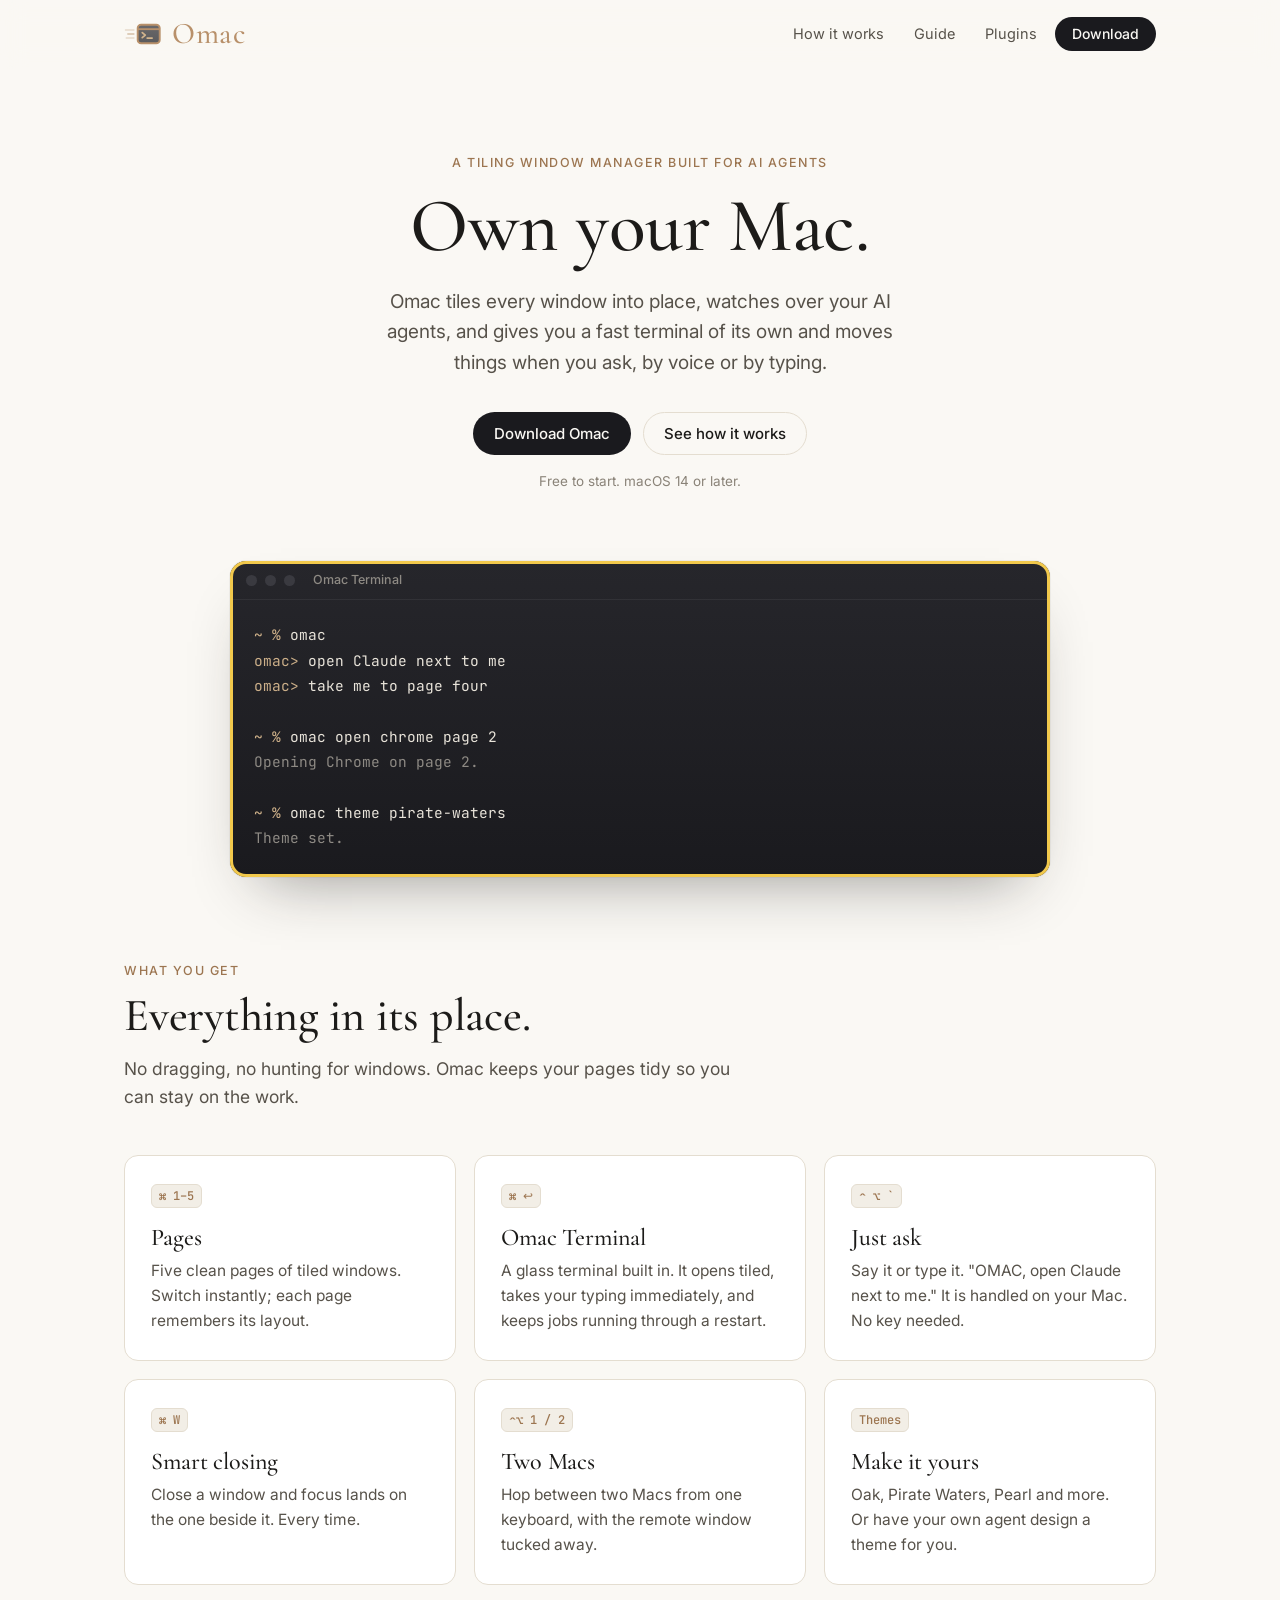
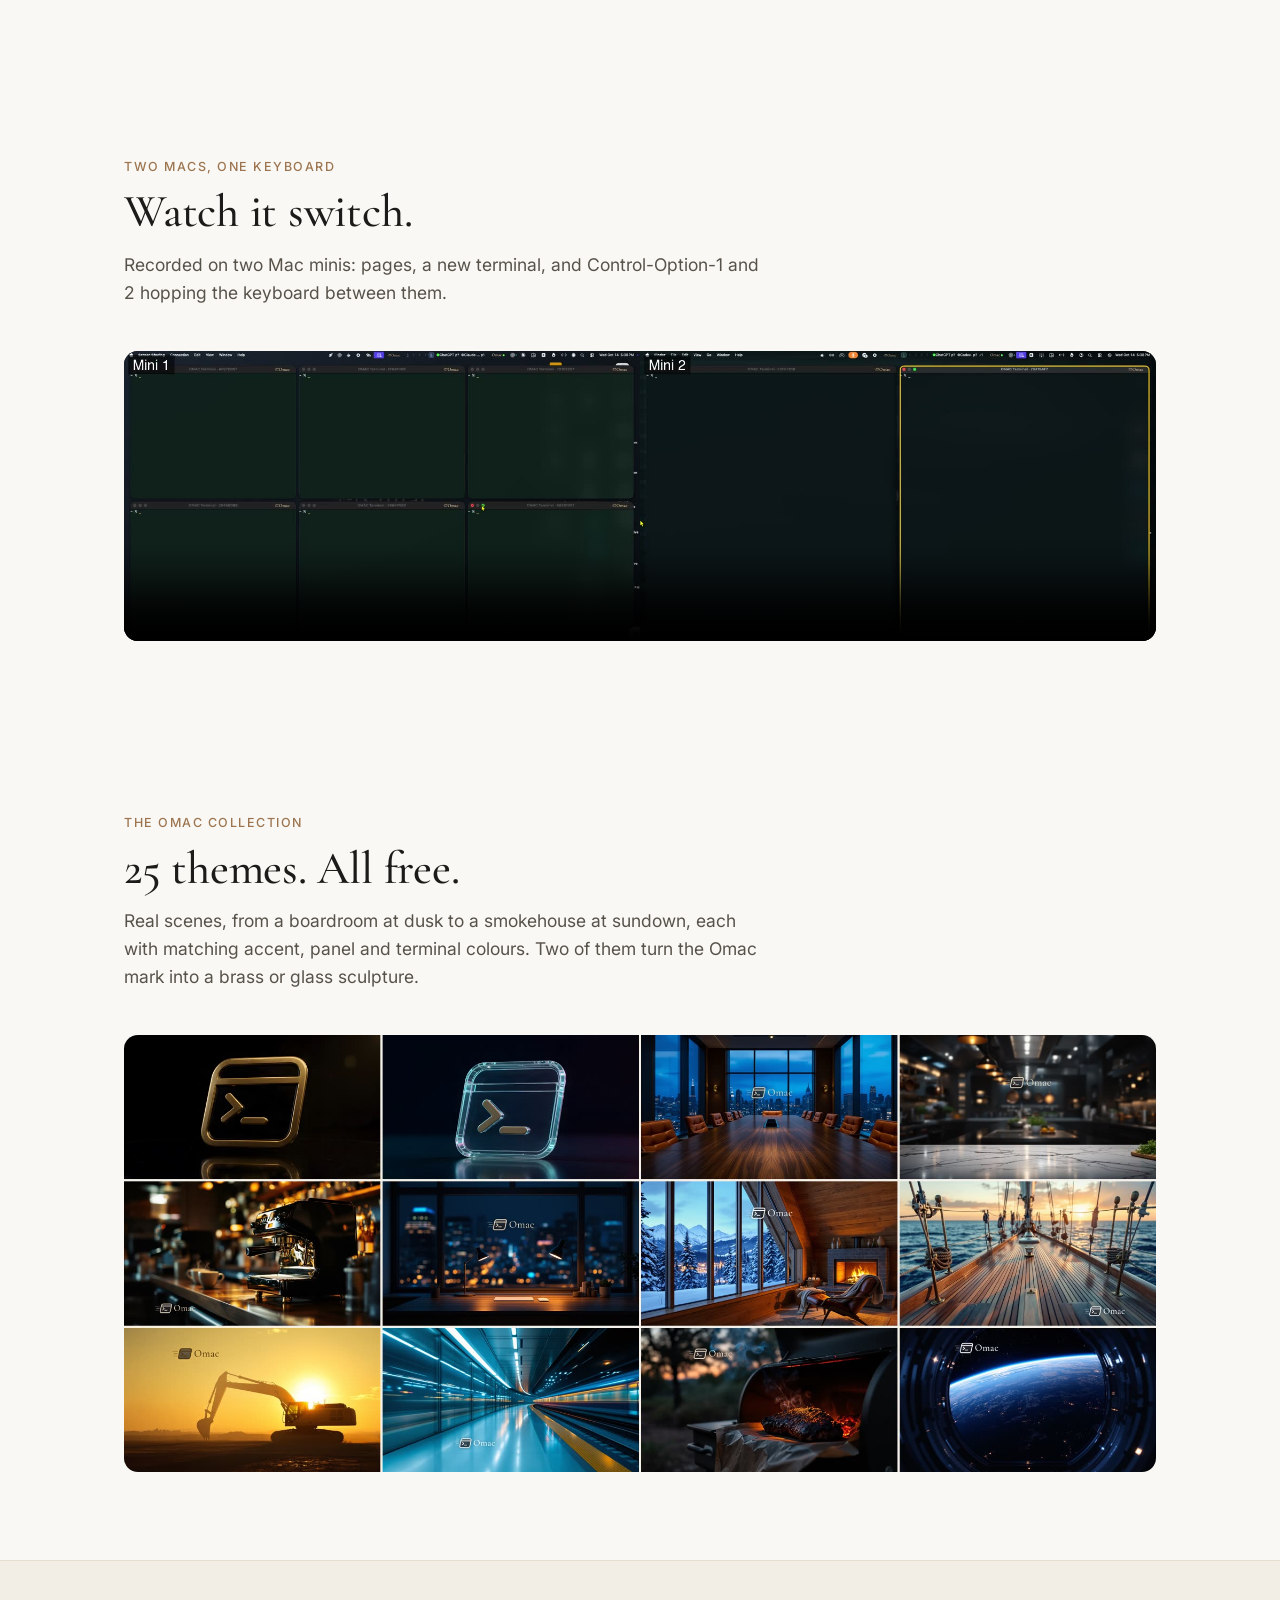
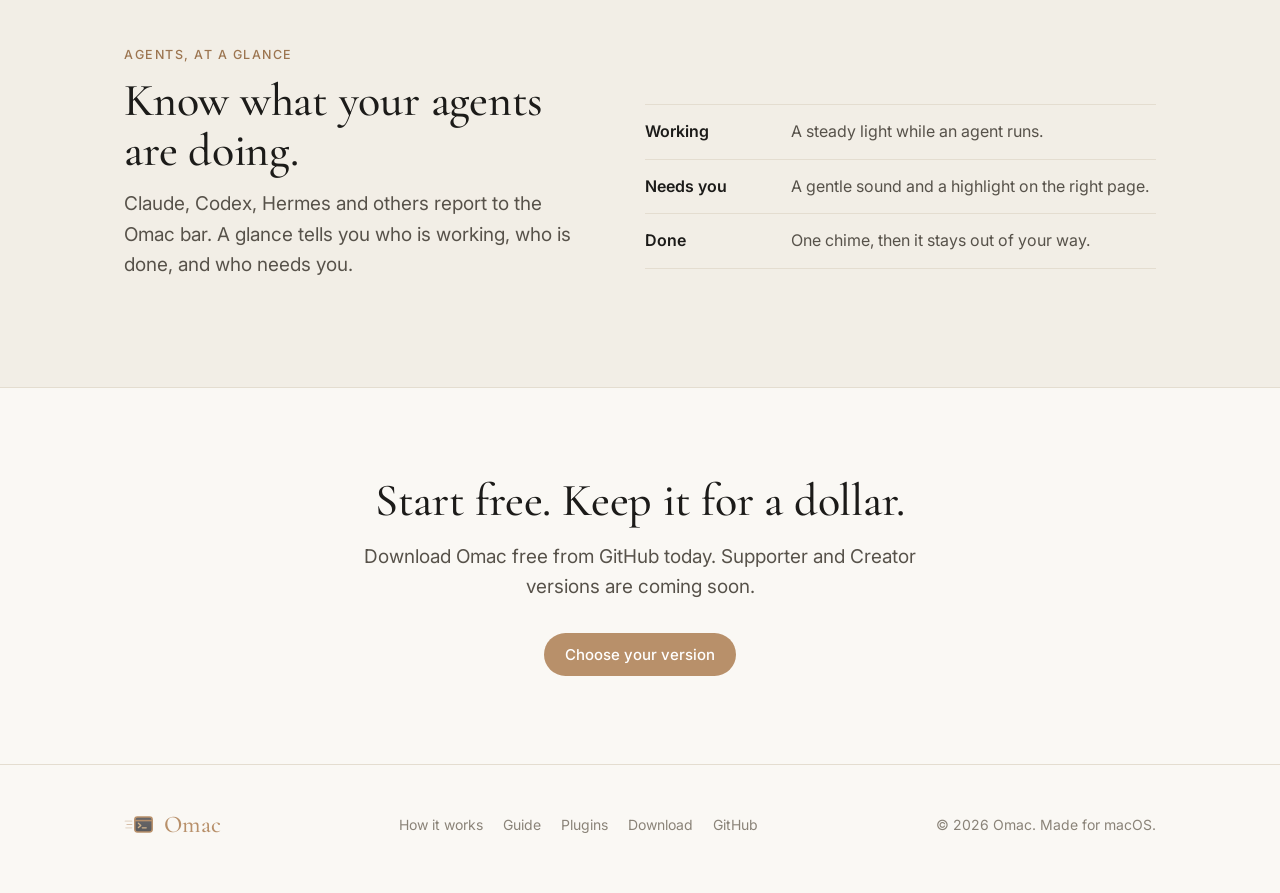
<file: index.html>
<!doctype html><html lang="en"><head><meta charset="utf-8"><meta name="viewport" content="width=device-width,initial-scale=1">
<title>Omac — Own your Mac</title><meta name="description" content="Own your Mac. A tiling window manager built for AI agents, with its own terminal and voice and typed commands that run on your Mac.">
<link rel="icon" href="assets/omac-mark-light.svg"><link rel="stylesheet" href="assets/site.css"></head><body>
<header class="top"><div class="wrap nav">
<a class="brand" href="index.html"><img src="assets/omac-mark-light.svg" alt=""><span>Omac</span></a>
<nav class="links"><a href="how.html" >How it works</a><a href="guide.html" >Guide</a><a href="plugins.html" >Plugins</a><a class="btn btn-dark" href="download.html">Download</a></nav>
</div></header>
<main>
<div class="wrap hero">
  <div class="eyebrow">A tiling window manager built for AI agents</div>
  <h1 style="margin-top:18px">Own your Mac.</h1>
  <p class="lead">Omac tiles every window into place, watches over your AI agents, and gives you a fast terminal of its own and moves things when you ask, by voice or by typing.</p>
  <div class="actions"><a class="btn btn-dark" href="download.html">Download Omac</a><a class="btn btn-line" href="how.html">See how it works</a></div>
  <div class="note">Free to start. macOS 14 or later.</div>
</div>
<div class="wrap"><div class="showcase"><div class="term framed"><div class="bar"><span class="dot"></span><span class="dot"></span><span class="dot"></span><span class="title">Omac Terminal</span></div>
<pre><span class="p">~ %</span> omac
<span class="j">omac&gt;</span> open Claude next to me
<span class="j">omac&gt;</span> take me to page four

<span class="p">~ %</span> omac open chrome page 2
<span class="d">Opening Chrome on page 2.</span>

<span class="p">~ %</span> omac theme pirate-waters
<span class="d">Theme set.</span></pre></div></div></div>

<section><div class="wrap">
  <div class="head"><div class="eyebrow">What you get</div><h2 style="margin-top:14px">Everything in its place.</h2><p>No dragging, no hunting for windows. Omac keeps your pages tidy so you can stay on the work.</p></div>
  <div class="grid">
    <div class="card"><span class="k">⌘ 1–5</span><h3>Pages</h3><p>Five clean pages of tiled windows. Switch instantly; each page remembers its layout.</p></div>
    <div class="card"><span class="k">⌘ ↩</span><h3>Omac Terminal</h3><p>A glass terminal built in. It opens tiled, takes your typing immediately, and keeps jobs running through a restart.</p></div>
    <div class="card"><span class="k">⌃ ⌥ `</span><h3>Just ask</h3><p>Say it or type it. "OMAC, open Claude next to me." It is handled on your Mac. No key needed.</p></div>
    <div class="card"><span class="k">⌘ W</span><h3>Smart closing</h3><p>Close a window and focus lands on the one beside it. Every time.</p></div>
    <div class="card"><span class="k">⌃⌥ 1 / 2</span><h3>Two Macs</h3><p>Hop between two Macs from one keyboard, with the remote window tucked away.</p></div>
    <div class="card"><span class="k">Themes</span><h3>Make it yours</h3><p>Oak, Pirate Waters, Pearl and more. Or have your own agent design a theme for you.</p></div>
  </div>
</div></section>

<section><div class="wrap">
  <div class="head"><div class="eyebrow">Two Macs, one keyboard</div><h2 style="margin-top:14px">Watch it switch.</h2><p>Recorded on two Mac minis: pages, a new terminal, and Control-Option-1 and 2 hopping the keyboard between them.</p></div>
  <video class="framed" src="two-macs.mp4" poster="two-macs-poster.jpg" controls muted playsinline preload="metadata" style="display:block;width:100%;height:auto;border-radius:14px;background:#0b0f0e"></video>
</div></section>

<section><div class="wrap">
  <div class="head"><div class="eyebrow">The Omac Collection</div><h2 style="margin-top:14px">25 themes. All free.</h2><p>Real scenes, from a boardroom at dusk to a smokehouse at sundown, each with matching accent, panel and terminal colours. Two of them turn the Omac mark into a brass or glass sculpture.</p></div>
  <img src="themes-grid.jpg" alt="Twelve of the Omac Collection themes: Obsidian 3D, Liquid Glass 3D, Boardroom, Chef's Kitchen, Espresso Bar, Midnight Studio, Alpine Cabin, Ocean Deck, Excavator at Dawn, Night Train, Smokehouse and Orbit" loading="lazy" style="display:block;width:100%;height:auto;border-radius:14px">
</div></section>

<section class="alt"><div class="wrap split">
  <div><div class="eyebrow">Agents, at a glance</div><h2 style="margin-top:14px">Know what your agents are doing.</h2>
  <p class="lead" style="margin-top:14px">Claude, Codex, Hermes and others report to the Omac bar. A glance tells you who is working, who is done, and who needs you.</p></div>
  <ul class="list">
    <li><b>Working</b><span>A steady light while an agent runs.</span></li>
    <li><b>Needs you</b><span>A gentle sound and a highlight on the right page.</span></li>
    <li><b>Done</b><span>One chime, then it stays out of your way.</span></li>
  </ul>
</div></section>

<section><div class="wrap" style="text-align:center">
  <h2>Start free. Keep it for a dollar.</h2>
  <p class="lead" style="margin:16px auto 30px">Download Omac free from GitHub today. Supporter and Creator versions are coming soon.</p>
  <a class="btn btn-tan" href="download.html">Choose your version</a>
</div></section>
</main>
<footer><div class="wrap row"><a class="brand" href="index.html"><img src="assets/omac-mark-light.svg" alt=""><span>Omac</span></a><nav><a href="how.html">How it works</a><a href="guide.html">Guide</a><a href="plugins.html">Plugins</a><a href="download.html">Download</a><a href="https://github.com/rickndanger-ctrl/omac">GitHub</a></nav><span>© 2026 Omac. Made for macOS.</span></div></footer><script src="assets/site.js"></script></body></html>
</file>
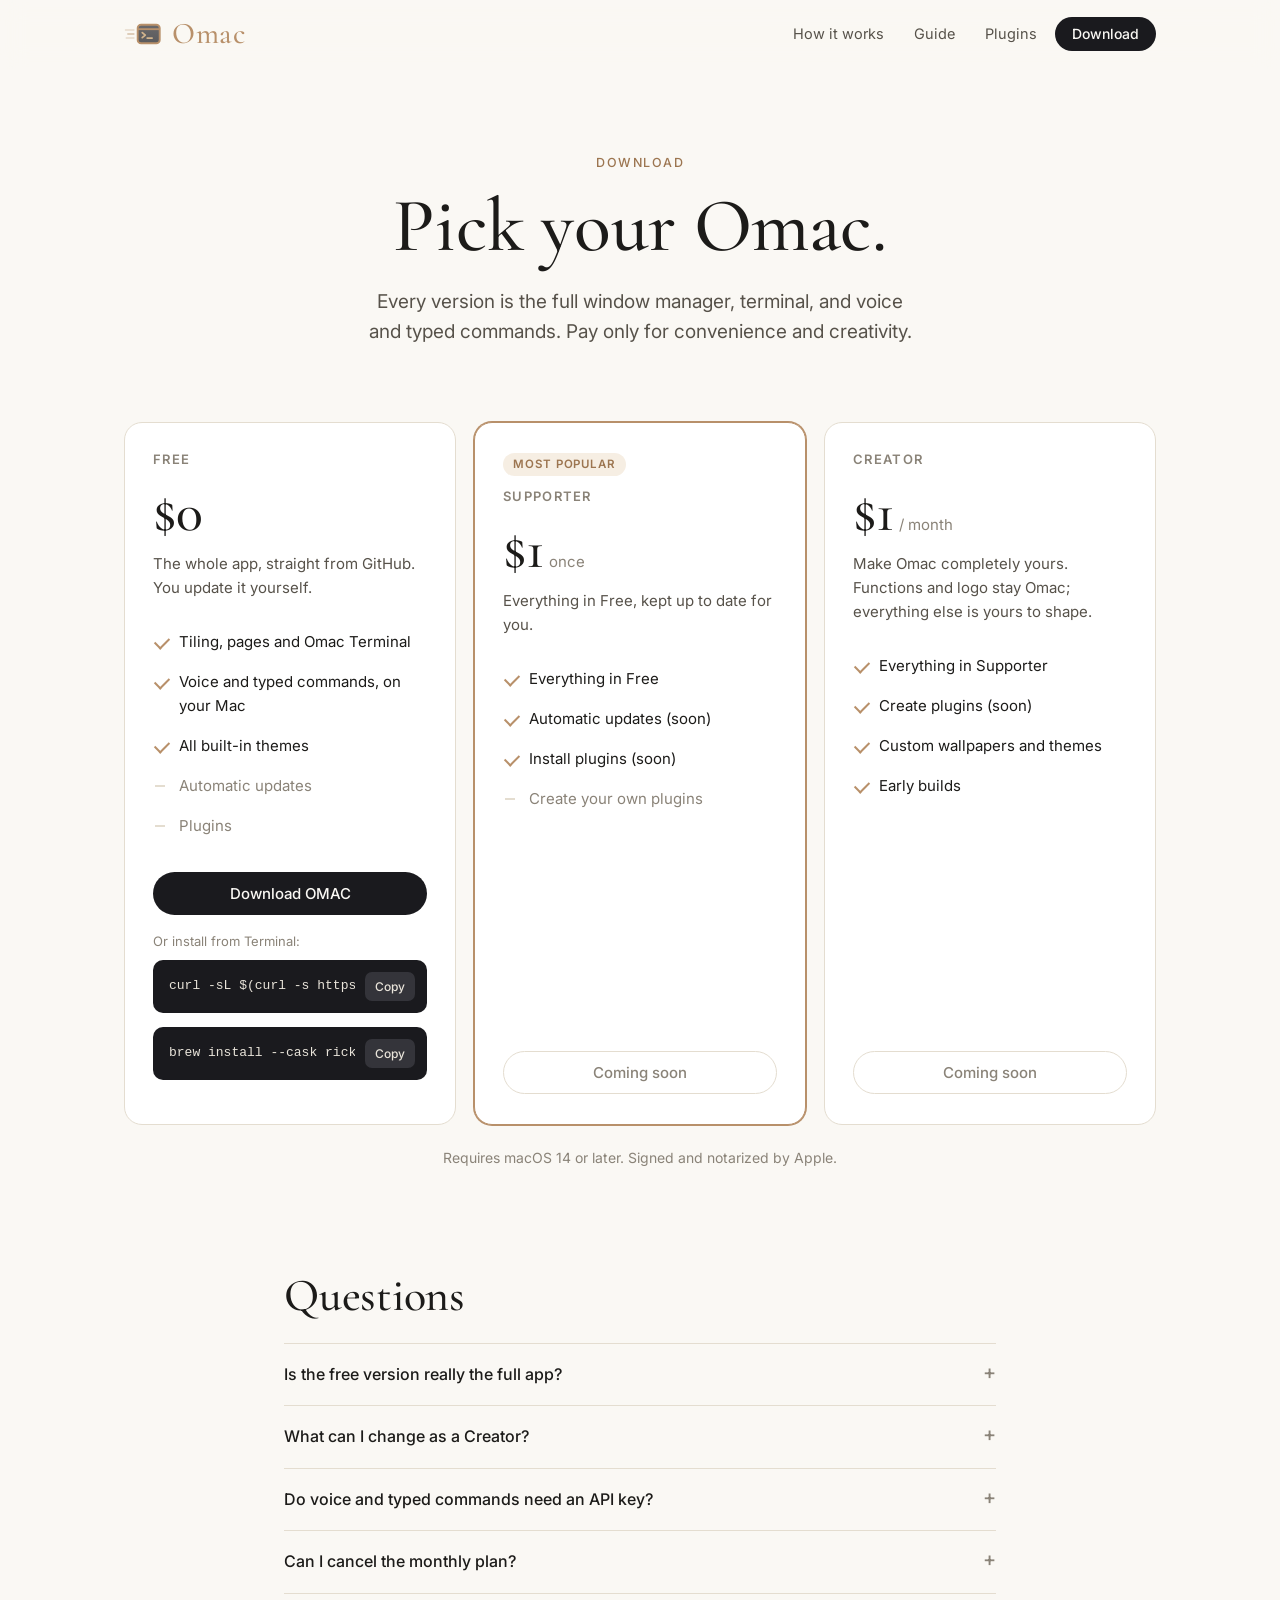
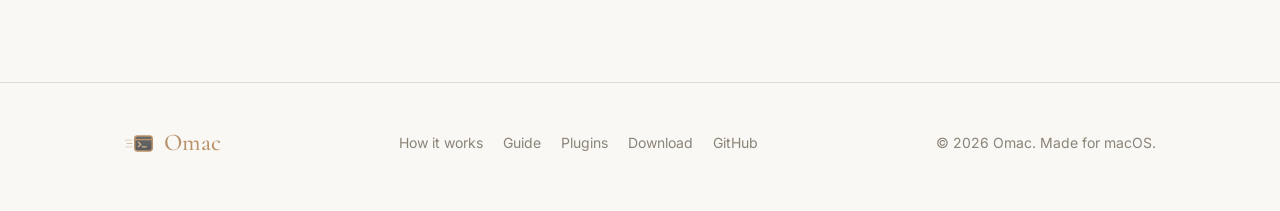
<file: download.html>
<!doctype html><html lang="en"><head><meta charset="utf-8"><meta name="viewport" content="width=device-width,initial-scale=1">
<title>Download Omac</title><meta name="description" content="Omac is a tiling window manager for Mac with its own terminal and voice and typed commands that run on your Mac.">
<link rel="icon" href="assets/omac-mark-light.svg"><link rel="stylesheet" href="assets/site.css"></head><body>
<header class="top"><div class="wrap nav">
<a class="brand" href="index.html"><img src="assets/omac-mark-light.svg" alt=""><span>Omac</span></a>
<nav class="links"><a href="how.html" >How it works</a><a href="guide.html" >Guide</a><a href="plugins.html" >Plugins</a><a class="btn btn-dark" href="download.html">Download</a></nav>
</div></header>
<main>
<div class="wrap hero" style="padding-bottom:40px">
  <div class="eyebrow">Download</div>
  <h1 style="margin-top:18px">Pick your Omac.</h1>
  <p class="lead">Every version is the full window manager, terminal, and voice and typed commands. Pay only for convenience and creativity.</p>
</div>
<div class="wrap"><div class="tiers">
  <div class="tier">
    <div class="name">Free</div>
    <div class="price">$0</div>
    <p class="desc">The whole app, straight from GitHub. You update it yourself.</p>
    <ul><li>Tiling, pages and Omac Terminal</li><li>Voice and typed commands, on your Mac</li><li>All built-in themes</li><li class="no">Automatic updates</li><li class="no">Plugins</li></ul>
    <a class="btn btn-dark" href="https://github.com/rickndanger-ctrl/omac/releases/latest/download/OMAC.dmg" style="justify-content:center;width:100%;margin-bottom:16px">Download OMAC</a>
    <p class="muted" style="font-size:13px;margin:0 0 8px">Or install from Terminal:</p>
    <div class="cmd"><code>curl -sL $(curl -s https://api.github.com/repos/rickndanger-ctrl/omac/releases/latest | grep -o 'https://[^"]*\.dmg' | head -1) -o ~/Downloads/Omac.dmg && open ~/Downloads/Omac.dmg</code><button type="button">Copy</button></div>
    <div class="cmd"><code>brew install --cask rickndanger-ctrl/omac/omac</code><button type="button">Copy</button></div>

  </div>
  <div class="tier featured">
    <span class="badge">Most popular</span>
    <div class="name">Supporter</div>
    <div class="price">$1<small>once</small></div>
    <p class="desc">Everything in Free, kept up to date for you.</p>
    <ul><li>Everything in Free</li><li>Automatic updates (soon)</li><li>Install plugins (soon)</li><li class="no">Create your own plugins</li></ul>
    <span class="btn btn-line" aria-disabled="true" style="justify-content:center;cursor:default;color:var(--ink-3)!important">Coming soon</span>
  </div>
  <div class="tier">
    <div class="name">Creator</div>
    <div class="price">$1<small>/ month</small></div>
    <p class="desc">Make Omac completely yours. Functions and logo stay Omac; everything else is yours to shape.</p>
    <ul><li>Everything in Supporter</li><li>Create plugins (soon)</li><li>Custom wallpapers and themes</li><li>Early builds</li></ul>
    <span class="btn btn-line" aria-disabled="true" style="justify-content:center;cursor:default;color:var(--ink-3)!important">Coming soon</span>
  </div>
</div>
<p class="muted" style="text-align:center;font-size:14px;margin-top:22px">Requires macOS 14 or later. Signed and notarized by Apple.</p>
</div>

<section><div class="wrap" style="max-width:760px">
  <h2 style="margin-bottom:22px">Questions</h2>
  <details><summary>Is the free version really the full app?</summary><p>Yes. Tiling, pages, Omac Terminal, voice and typed commands, and every built-in theme. Paid versions add updates, plugins and creation tools.</p></details>
  <details><summary>What can I change as a Creator?</summary><p>Wallpapers, themes, and your own plugins. Omac's core functions and logo stay the same so it always works the way you expect.</p></details>
  <details><summary>Do voice and typed commands need an API key?</summary><p>No. OMAC handles window commands on your Mac. Voice needs microphone permission and on-device speech recognition.</p></details>
  <details><summary>Can I cancel the monthly plan?</summary><p>Any time. You keep the app and everything you made.</p></details>
</div></section>
</main>
<footer><div class="wrap row"><a class="brand" href="index.html"><img src="assets/omac-mark-light.svg" alt=""><span>Omac</span></a><nav><a href="how.html">How it works</a><a href="guide.html">Guide</a><a href="plugins.html">Plugins</a><a href="download.html">Download</a><a href="https://github.com/rickndanger-ctrl/omac">GitHub</a></nav><span>© 2026 Omac. Made for macOS.</span></div></footer><script src="assets/site.js"></script></body></html>
</file>
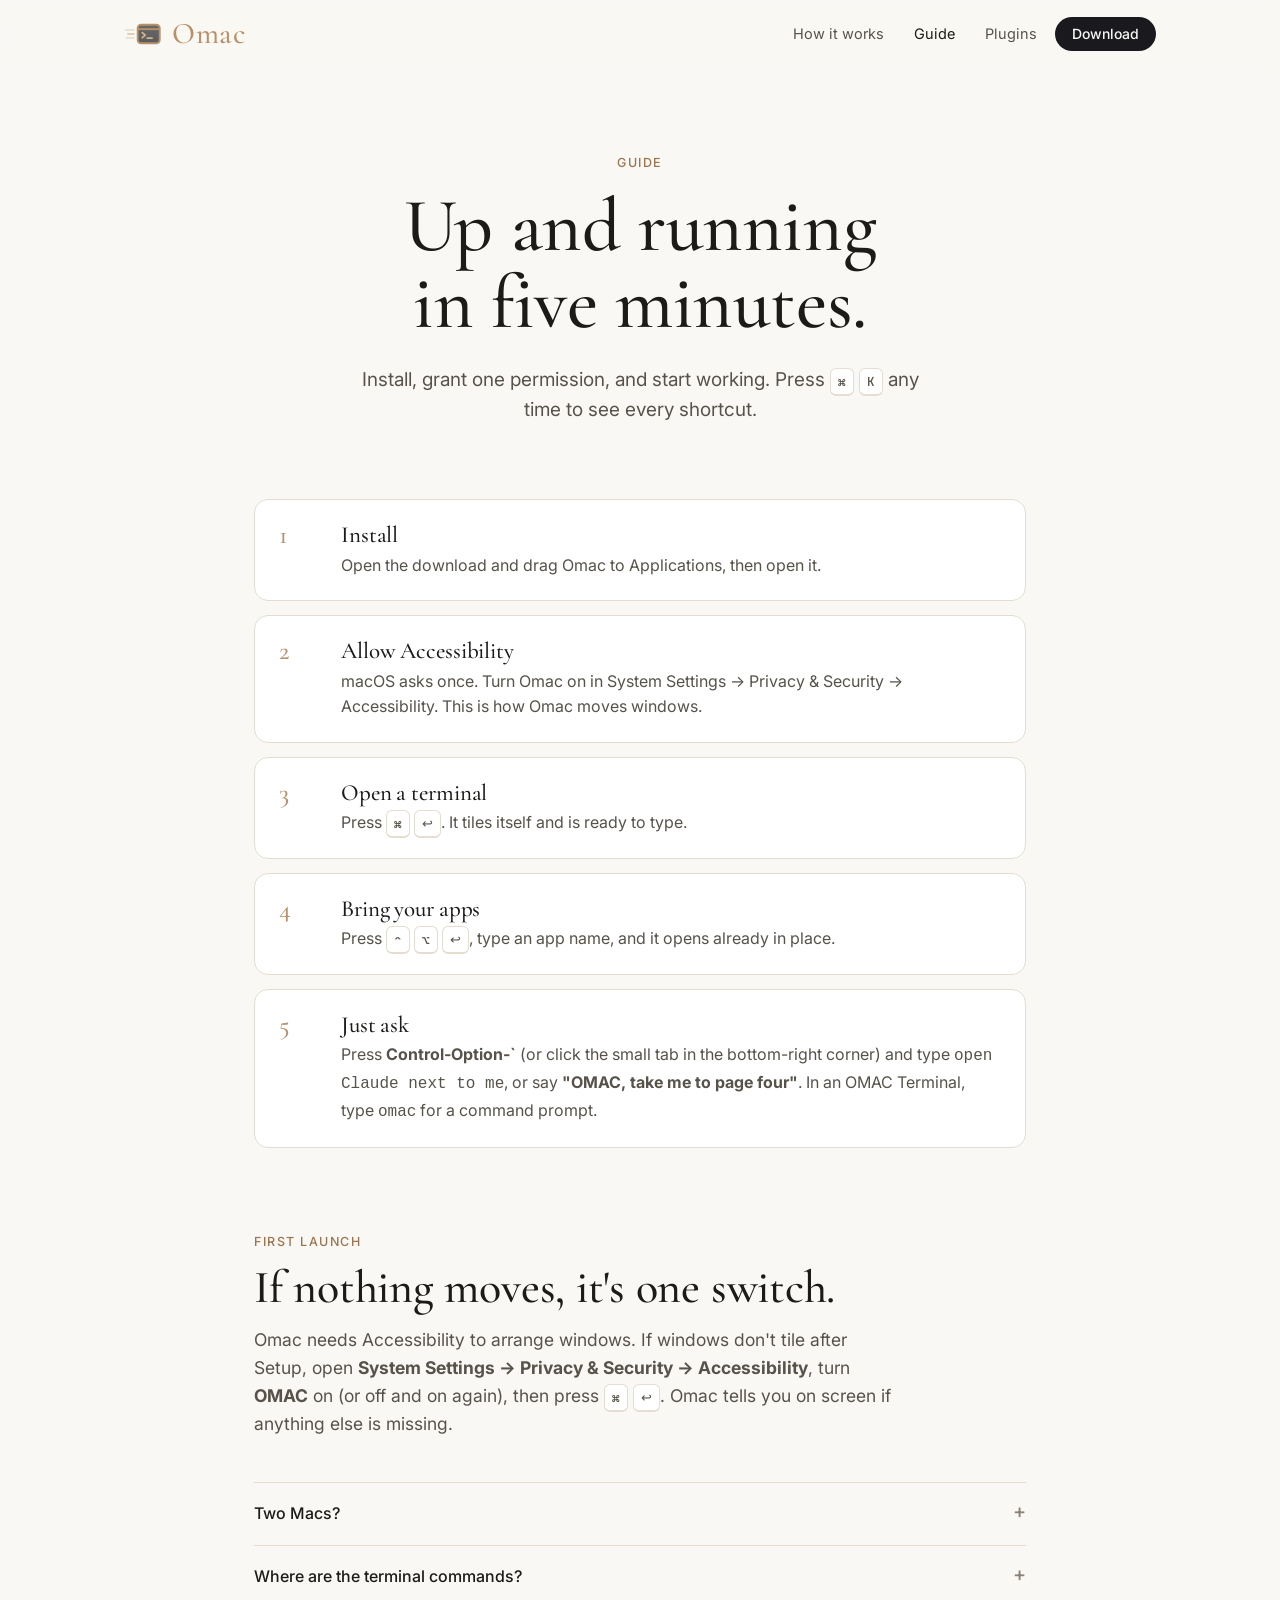
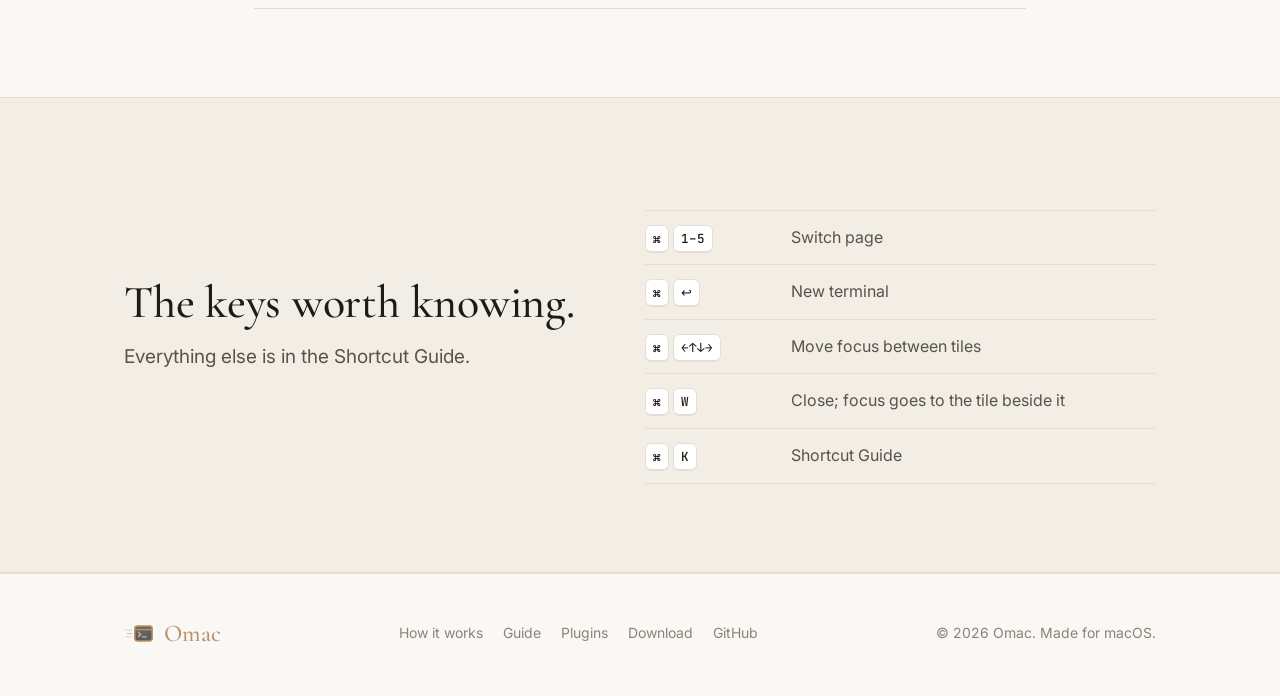
<file: guide.html>
<!doctype html><html lang="en"><head><meta charset="utf-8"><meta name="viewport" content="width=device-width,initial-scale=1">
<title>Guide — Omac</title><meta name="description" content="Omac is a tiling window manager for Mac with its own terminal and voice and typed commands that run on your Mac.">
<link rel="icon" href="assets/omac-mark-light.svg"><link rel="stylesheet" href="assets/site.css"></head><body>
<header class="top"><div class="wrap nav">
<a class="brand" href="index.html"><img src="assets/omac-mark-light.svg" alt=""><span>Omac</span></a>
<nav class="links"><a href="how.html" >How it works</a><a href="guide.html" class="current">Guide</a><a href="plugins.html" >Plugins</a><a class="btn btn-dark" href="download.html">Download</a></nav>
</div></header>
<main>
<div class="wrap hero" style="padding-bottom:40px">
  <div class="eyebrow">Guide</div>
  <h1 style="margin-top:18px">Up and running<br>in five minutes.</h1>
  <p class="lead">Install, grant one permission, and start working. Press <kbd>⌘</kbd> <kbd>K</kbd> any time to see every shortcut.</p>
</div>
<div class="wrap" style="max-width:820px"><div class="steps">
  <div class="step"><div><h3>Install</h3><p>Open the download and drag Omac to Applications, then open it.</p></div></div>
  <div class="step"><div><h3>Allow Accessibility</h3><p>macOS asks once. Turn Omac on in System Settings → Privacy &amp; Security → Accessibility. This is how Omac moves windows.</p></div></div>
  <div class="step"><div><h3>Open a terminal</h3><p>Press <kbd>⌘</kbd> <kbd>↩</kbd>. It tiles itself and is ready to type.</p></div></div>
  <div class="step"><div><h3>Bring your apps</h3><p>Press <kbd>⌃</kbd> <kbd>⌥</kbd> <kbd>↩</kbd>, type an app name, and it opens already in place.</p></div></div>
  <div class="step"><div><h3>Just ask</h3><p>Press <b>Control-Option-`</b> (or click the small tab in the bottom-right corner) and type <code>open Claude next to me</code>, or say <b>"OMAC, take me to page four"</b>. In an OMAC Terminal, type <code>omac</code> for a command prompt.</p></div></div>
</div></div>

<section><div class="wrap" style="max-width:820px">
  <div class="head"><div class="eyebrow">First launch</div><h2 style="margin-top:14px">If nothing moves, it's one switch.</h2>
  <p>Omac needs Accessibility to arrange windows. If windows don't tile after Setup, open <b>System Settings → Privacy &amp; Security → Accessibility</b>, turn <b>OMAC</b> on (or off and on again), then press <kbd>⌘</kbd> <kbd>↩</kbd>. Omac tells you on screen if anything else is missing.</p></div>
  <details><summary>Two Macs?</summary><p>Choose "two Macs" in Setup on both, then OMAC menu → <b>Pair with other Mac…</b> on each and confirm the matching code. Use <kbd>⌃</kbd> <kbd>⌥</kbd> <kbd>1</kbd> / <kbd>2</kbd> to switch.</p></details>
  <details><summary>Where are the terminal commands?</summary><p>OMAC menu → Settings → <b>Install omac command</b>. Then try <code>omac doctor</code>, or type <code>omac</code> and then <code>open Claude next to me</code>.</p></details>
</div></section>

<section class="alt"><div class="wrap split">
  <div><h2>The keys worth knowing.</h2><p class="lead" style="margin-top:14px">Everything else is in the Shortcut Guide.</p></div>
  <ul class="list">
    <li><b><kbd>⌘</kbd> <kbd>1–5</kbd></b><span>Switch page</span></li>
    <li><b><kbd>⌘</kbd> <kbd>↩</kbd></b><span>New terminal</span></li>
    <li><b><kbd>⌘</kbd> <kbd>←↑↓→</kbd></b><span>Move focus between tiles</span></li>
    <li><b><kbd>⌘</kbd> <kbd>W</kbd></b><span>Close; focus goes to the tile beside it</span></li>
    <li><b><kbd>⌘</kbd> <kbd>K</kbd></b><span>Shortcut Guide</span></li>
  </ul>
</div></section>
</main>
<footer><div class="wrap row"><a class="brand" href="index.html"><img src="assets/omac-mark-light.svg" alt=""><span>Omac</span></a><nav><a href="how.html">How it works</a><a href="guide.html">Guide</a><a href="plugins.html">Plugins</a><a href="download.html">Download</a><a href="https://github.com/rickndanger-ctrl/omac">GitHub</a></nav><span>© 2026 Omac. Made for macOS.</span></div></footer><script src="assets/site.js"></script></body></html>
</file>
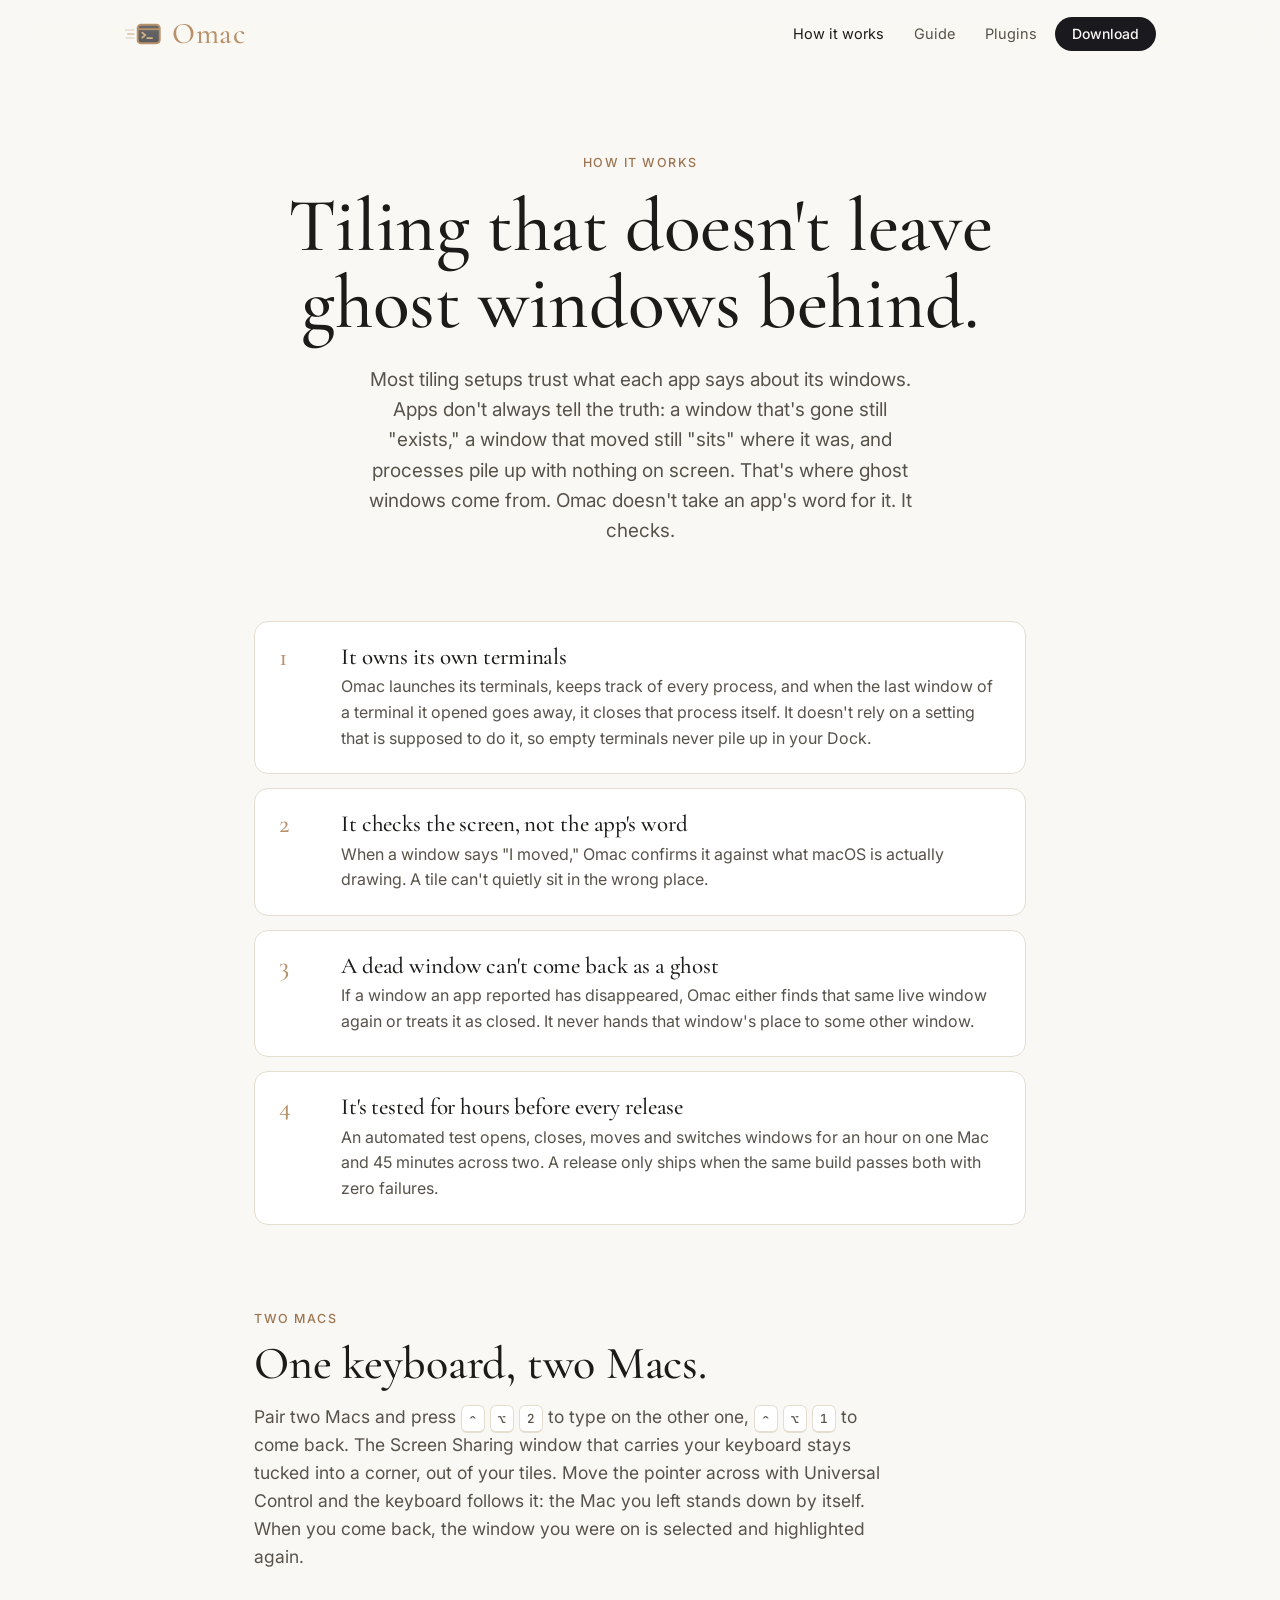
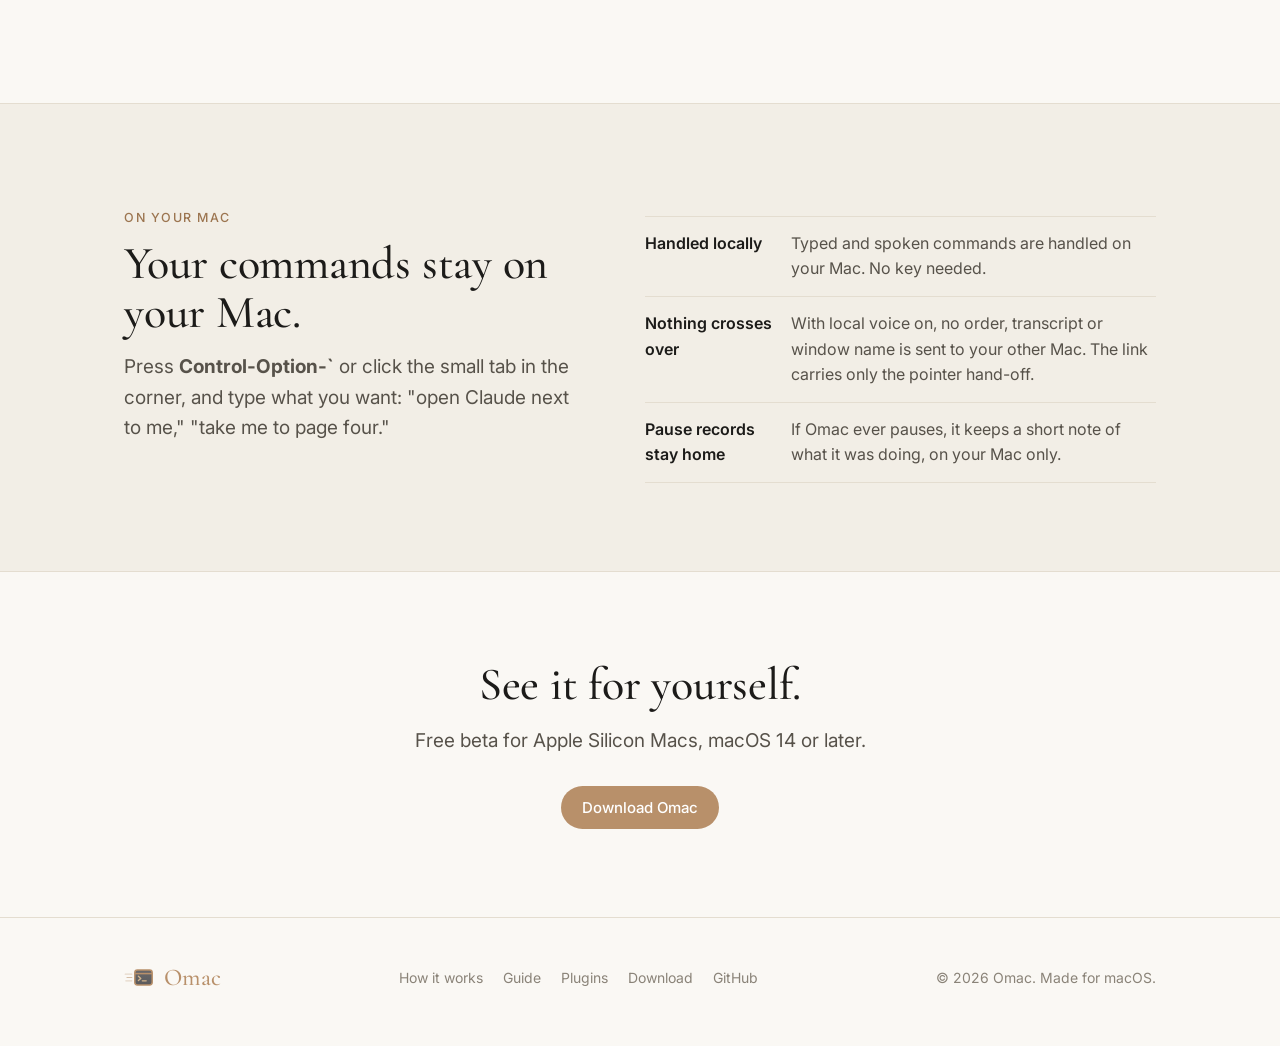
<file: how.html>
<!doctype html><html lang="en"><head><meta charset="utf-8"><meta name="viewport" content="width=device-width,initial-scale=1">
<title>How it works — Omac</title><meta name="description" content="How Omac keeps windows where they belong: it owns its terminals, checks the screen instead of trusting apps, never leaves ghost windows, and is tested for hours before every release.">
<link rel="icon" href="assets/omac-mark-light.svg"><link rel="stylesheet" href="assets/site.css"></head><body>
<header class="top"><div class="wrap nav">
<a class="brand" href="index.html"><img src="assets/omac-mark-light.svg" alt=""><span>Omac</span></a>
<nav class="links"><a href="how.html" class="current">How it works</a><a href="guide.html" >Guide</a><a href="plugins.html" >Plugins</a><a class="btn btn-dark" href="download.html">Download</a></nav>
</div></header>
<main>
<div class="wrap hero" style="padding-bottom:40px">
  <div class="eyebrow">How it works</div>
  <h1 style="margin-top:18px">Tiling that doesn't leave<br>ghost windows behind.</h1>
  <p class="lead">Most tiling setups trust what each app says about its windows. Apps don't always tell the truth: a window that's gone still "exists," a window that moved still "sits" where it was, and processes pile up with nothing on screen. That's where ghost windows come from. Omac doesn't take an app's word for it. It checks.</p>
</div>

<div class="wrap" style="max-width:820px"><div class="steps">
  <div class="step"><div><h3>It owns its own terminals</h3><p>Omac launches its terminals, keeps track of every process, and when the last window of a terminal it opened goes away, it closes that process itself. It doesn't rely on a setting that is supposed to do it, so empty terminals never pile up in your Dock.</p></div></div>
  <div class="step"><div><h3>It checks the screen, not the app's word</h3><p>When a window says "I moved," Omac confirms it against what macOS is actually drawing. A tile can't quietly sit in the wrong place.</p></div></div>
  <div class="step"><div><h3>A dead window can't come back as a ghost</h3><p>If a window an app reported has disappeared, Omac either finds that same live window again or treats it as closed. It never hands that window's place to some other window.</p></div></div>
  <div class="step"><div><h3>It's tested for hours before every release</h3><p>An automated test opens, closes, moves and switches windows for an hour on one Mac and 45 minutes across two. A release only ships when the same build passes both with zero failures.</p></div></div>
</div></div>

<section><div class="wrap" style="max-width:820px">
  <div class="head"><div class="eyebrow">Two Macs</div><h2 style="margin-top:14px">One keyboard, two Macs.</h2>
  <p>Pair two Macs and press <kbd>⌃</kbd> <kbd>⌥</kbd> <kbd>2</kbd> to type on the other one, <kbd>⌃</kbd> <kbd>⌥</kbd> <kbd>1</kbd> to come back. The Screen Sharing window that carries your keyboard stays tucked into a corner, out of your tiles. Move the pointer across with Universal Control and the keyboard follows it: the Mac you left stands down by itself. When you come back, the window you were on is selected and highlighted again.</p></div>
</div></section>

<section class="alt"><div class="wrap split">
  <div><div class="eyebrow">On your Mac</div><h2 style="margin-top:14px">Your commands stay on your Mac.</h2>
  <p class="lead" style="margin-top:14px">Press <b>Control-Option-`</b> or click the small tab in the corner, and type what you want: "open Claude next to me," "take me to page four."</p></div>
  <ul class="list">
    <li><b>Handled locally</b><span>Typed and spoken commands are handled on your Mac. No key needed.</span></li>
    <li><b>Nothing crosses over</b><span>With local voice on, no order, transcript or window name is sent to your other Mac. The link carries only the pointer hand-off.</span></li>
    <li><b>Pause records stay home</b><span>If Omac ever pauses, it keeps a short note of what it was doing, on your Mac only.</span></li>
  </ul>
</div></section>

<section><div class="wrap" style="text-align:center">
  <h2>See it for yourself.</h2>
  <p class="lead" style="margin:16px auto 30px">Free beta for Apple Silicon Macs, macOS 14 or later.</p>
  <a class="btn btn-tan" href="download.html">Download Omac</a>
</div></section>
</main>
<footer><div class="wrap row"><a class="brand" href="index.html"><img src="assets/omac-mark-light.svg" alt=""><span>Omac</span></a><nav><a href="how.html">How it works</a><a href="guide.html">Guide</a><a href="plugins.html">Plugins</a><a href="download.html">Download</a><a href="https://github.com/rickndanger-ctrl/omac">GitHub</a></nav><span>© 2026 Omac. Made for macOS.</span></div></footer><script src="assets/site.js"></script></body></html>
</file>
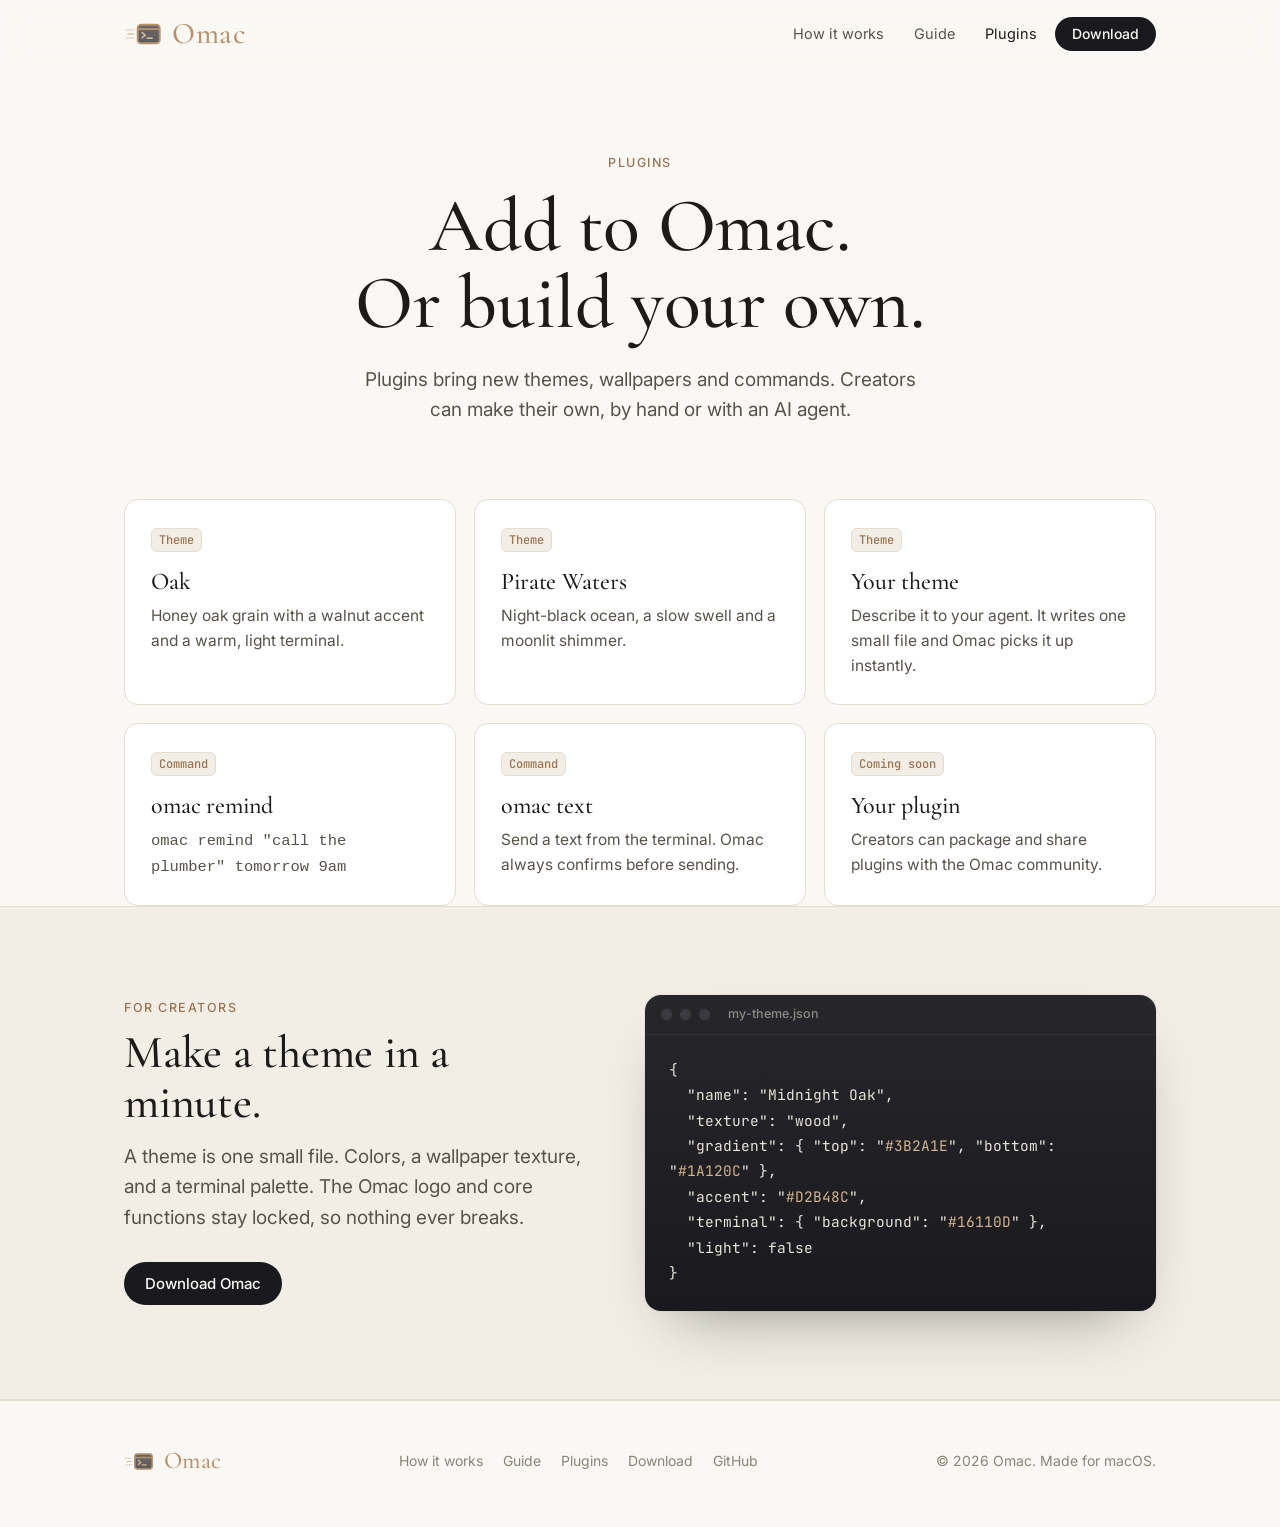
<file: plugins.html>
<!doctype html><html lang="en"><head><meta charset="utf-8"><meta name="viewport" content="width=device-width,initial-scale=1">
<title>Plugins — Omac</title><meta name="description" content="Omac is a tiling window manager for Mac with its own terminal and voice and typed commands that run on your Mac.">
<link rel="icon" href="assets/omac-mark-light.svg"><link rel="stylesheet" href="assets/site.css"></head><body>
<header class="top"><div class="wrap nav">
<a class="brand" href="index.html"><img src="assets/omac-mark-light.svg" alt=""><span>Omac</span></a>
<nav class="links"><a href="how.html" >How it works</a><a href="guide.html" >Guide</a><a href="plugins.html" class="current">Plugins</a><a class="btn btn-dark" href="download.html">Download</a></nav>
</div></header>
<main>
<div class="wrap hero" style="padding-bottom:40px">
  <div class="eyebrow">Plugins</div>
  <h1 style="margin-top:18px">Add to Omac.<br>Or build your own.</h1>
  <p class="lead">Plugins bring new themes, wallpapers and commands. Creators can make their own, by hand or with an AI agent.</p>
</div>
<div class="wrap"><div class="grid">
  <div class="card"><span class="k">Theme</span><h3>Oak</h3><p>Honey oak grain with a walnut accent and a warm, light terminal.</p></div>
  <div class="card"><span class="k">Theme</span><h3>Pirate Waters</h3><p>Night-black ocean, a slow swell and a moonlit shimmer.</p></div>
  <div class="card"><span class="k">Theme</span><h3>Your theme</h3><p>Describe it to your agent. It writes one small file and Omac picks it up instantly.</p></div>
  <div class="card"><span class="k">Command</span><h3>omac remind</h3><p><code>omac remind "call the plumber" tomorrow 9am</code></p></div>
  <div class="card"><span class="k">Command</span><h3>omac text</h3><p>Send a text from the terminal. Omac always confirms before sending.</p></div>
  <div class="card"><span class="k">Coming soon</span><h3>Your plugin</h3><p>Creators can package and share plugins with the Omac community.</p></div>
</div></div>

<section class="alt"><div class="wrap split">
  <div><div class="eyebrow">For creators</div><h2 style="margin-top:14px">Make a theme in a minute.</h2>
  <p class="lead" style="margin-top:14px">A theme is one small file. Colors, a wallpaper texture, and a terminal palette. The Omac logo and core functions stay locked, so nothing ever breaks.</p>
  <a class="btn btn-dark" href="download.html" style="margin-top:10px">Download Omac</a></div>
  <div class="term"><div class="bar"><span class="dot"></span><span class="dot"></span><span class="dot"></span><span class="title">my-theme.json</span></div>
<pre>{
  "name": "Midnight Oak",
  "texture": "wood",
  "gradient": { "top": "<span class="p">#3B2A1E</span>", "bottom": "<span class="p">#1A120C</span>" },
  "accent": "<span class="p">#D2B48C</span>",
  "terminal": { "background": "<span class="p">#16110D</span>" },
  "light": false
}</pre></div>
</div></section>
</main>
<footer><div class="wrap row"><a class="brand" href="index.html"><img src="assets/omac-mark-light.svg" alt=""><span>Omac</span></a><nav><a href="how.html">How it works</a><a href="guide.html">Guide</a><a href="plugins.html">Plugins</a><a href="download.html">Download</a><a href="https://github.com/rickndanger-ctrl/omac">GitHub</a></nav><span>© 2026 Omac. Made for macOS.</span></div></footer><script src="assets/site.js"></script></body></html>
</file>
<file: assets/site.css>
@import url('https://fonts.googleapis.com/css2?family=Cormorant+Garamond:wght@500;600&family=Inter:wght@400;500;600&family=JetBrains+Mono:wght@400;500&display=swap');

:root {
  --paper: #FAF8F4;
  --paper-2: #F2EEE6;
  --line: #E4DDD0;
  --ink: #1C1B19;
  --ink-2: #57524A;
  --ink-3: #8A8378;
  --tan: #B8906A;
  --tan-2: #9C7550;
  --tan-soft: #D2B48C;
  --smoke: #1A1A1E;
  --smoke-2: #26262B;
  --radius: 14px;
  --serif: 'Cormorant Garamond', Georgia, serif;
  --sans: 'Inter', -apple-system, BlinkMacSystemFont, 'Helvetica Neue', sans-serif;
  --mono: 'JetBrains Mono', ui-monospace, Menlo, monospace;
}

* { box-sizing: border-box; }
html { -webkit-text-size-adjust: 100%; }
body {
  margin: 0; background: var(--paper); color: var(--ink);
  font: 400 16px/1.6 var(--sans); -webkit-font-smoothing: antialiased;
}
a { color: inherit; text-decoration: none; }
img { max-width: 100%; display: block; }

.wrap { max-width: 1080px; margin: 0 auto; padding: 0 24px; }

/* Header */
header.top { position: sticky; top: 0; z-index: 10; background: rgba(250,248,244,.86); backdrop-filter: saturate(1.4) blur(12px); -webkit-backdrop-filter: saturate(1.4) blur(12px); border-bottom: 1px solid transparent; }
header.top.scrolled { border-bottom-color: var(--line); }
.nav { display: flex; align-items: center; justify-content: space-between; height: 68px; }
.brand { display: flex; align-items: center; gap: 10px; }
.brand img { width: 38px; height: auto; }
.brand span { font: 500 30px/1 var(--serif); letter-spacing: .02em; color: var(--tan); }
.links { display: flex; gap: 6px; align-items: center; }
.links a { font-size: 14.5px; color: var(--ink-2); padding: 8px 12px; border-radius: 999px; transition: color .15s, background .15s; }
.links a:hover { color: var(--ink); background: var(--paper-2); }
.links a.current { color: var(--ink); }
.links a.btn { color: var(--paper); }

/* Buttons */
.btn { display: inline-flex; align-items: center; gap: 8px; font: 500 15px/1 var(--sans); padding: 13px 20px; border-radius: 999px; border: 1px solid transparent; transition: background .15s, border-color .15s, transform .15s; cursor: pointer; }
.btn:active { transform: translateY(1px); }
.btn-dark { background: var(--smoke); color: var(--paper) !important; }
.btn-dark:hover { background: #000; }
.btn-tan { background: var(--tan); color: #fff !important; }
.btn-tan:hover { background: var(--tan-2); }
.btn-line { border-color: var(--line); color: var(--ink) !important; background: transparent; }
.btn-line:hover { border-color: var(--ink-3); }
.links .btn { padding: 9px 16px; font-size: 14px; }

/* Type */
.eyebrow { font: 500 12.5px/1 var(--sans); letter-spacing: .12em; text-transform: uppercase; color: var(--tan-2); }
h1, h2, h3 { font-family: var(--serif); font-weight: 500; letter-spacing: -.005em; margin: 0; }
h1 { font-size: clamp(44px, 7vw, 76px); line-height: 1.02; }
h2 { font-size: clamp(32px, 4.4vw, 46px); line-height: 1.08; }
h3 { font-size: 26px; line-height: 1.15; }
p.lead { font-size: 19px; color: var(--ink-2); max-width: 560px; }
.muted { color: var(--ink-3); }

/* Hero */
.hero { padding: 88px 0 56px; text-align: center; }
.hero .lead { margin: 22px auto 34px; }
.hero .actions { display: flex; gap: 12px; justify-content: center; flex-wrap: wrap; }
.hero .note { margin-top: 16px; font-size: 13.5px; color: var(--ink-3); }

/* Terminal */
.term { background: linear-gradient(180deg, var(--smoke-2), var(--smoke)); border-radius: 16px; box-shadow: 0 30px 60px -30px rgba(28,27,25,.45), 0 0 0 1px rgba(0,0,0,.04); overflow: hidden; text-align: left; }
.term .bar { display: flex; align-items: center; gap: 8px; padding: 13px 16px; border-bottom: 1px solid rgba(255,255,255,.06); }
.term .dot { width: 11px; height: 11px; border-radius: 50%; background: #3A3A40; }
.term .title { margin-left: 10px; font: 500 12.5px/1 var(--sans); color: #8E8A84; }
.term pre { margin: 0; padding: 22px 24px 26px; font: 400 14.5px/1.75 var(--mono); color: #E9E4DA; white-space: pre-wrap; word-break: break-word; }
.term .p { color: var(--tan-soft); }
.term .j { color: #CDB08A; }
.term .d { color: #8E8A84; }
.term.framed { outline: 3px solid #F2C94C; outline-offset: -3px; }
.showcase { max-width: 820px; margin: 12px auto 0; }

/* Sections */
section { padding: 88px 0; }
section.alt { background: var(--paper-2); border-top: 1px solid var(--line); border-bottom: 1px solid var(--line); }
.head { max-width: 640px; margin-bottom: 44px; }
.head p { color: var(--ink-2); font-size: 17.5px; margin: 14px 0 0; }
.grid { display: grid; gap: 18px; grid-template-columns: repeat(3, 1fr); }
.card { background: #fff; border: 1px solid var(--line); border-radius: var(--radius); padding: 26px; }
.card h3 { font-size: 24px; margin-bottom: 8px; }
.card p { margin: 0; color: var(--ink-2); font-size: 15.5px; }
.card .k { font: 500 12px/1 var(--mono); color: var(--tan-2); background: var(--paper-2); border: 1px solid var(--line); border-radius: 6px; padding: 5px 7px; display: inline-block; margin-bottom: 16px; }

.split { display: grid; grid-template-columns: 1fr 1.1fr; gap: 56px; align-items: center; }
.list { list-style: none; padding: 0; margin: 24px 0 0; }
.list li { padding: 14px 0; border-top: 1px solid var(--line); display: flex; gap: 14px; }
.list li:last-child { border-bottom: 1px solid var(--line); }
.list b { font-weight: 600; min-width: 132px; }
.list span { color: var(--ink-2); }
kbd { font: 500 12.5px/1 var(--mono); background: #fff; border: 1px solid var(--line); border-bottom-width: 2px; border-radius: 6px; padding: 4px 7px; }

/* Pricing */
.tiers { display: grid; grid-template-columns: repeat(3, 1fr); gap: 18px; align-items: stretch; }
.tier { min-width: 0; background: #fff; border: 1px solid var(--line); border-radius: 18px; padding: 30px 28px; display: flex; flex-direction: column; }
.tier.featured { border-color: var(--tan); box-shadow: 0 0 0 1px var(--tan); }
.tier .name { font: 600 13px/1 var(--sans); letter-spacing: .1em; text-transform: uppercase; color: var(--ink-3); }
.tier .price { font: 500 56px/1 var(--serif); margin: 18px 0 4px; }
.tier .price small { font: 400 15px var(--sans); color: var(--ink-3); margin-left: 4px; }
.tier .desc { color: var(--ink-2); font-size: 15px; margin: 8px 0 22px; min-height: 48px; }
.tier ul { list-style: none; padding: 0; margin: 0 0 26px; flex: 1; }
.tier li { font-size: 15px; padding: 8px 0 8px 26px; position: relative; color: var(--ink); }
.tier li::before { content: ''; position: absolute; left: 2px; top: 15px; width: 12px; height: 7px; border-left: 2px solid var(--tan); border-bottom: 2px solid var(--tan); transform: rotate(-45deg); }
.tier li.no { color: var(--ink-3); }
.tier li.no::before { border: 0; height: 2px; width: 10px; background: var(--line); top: 19px; transform: none; }
.tier .btn { justify-content: center; width: 100%; }
.badge { align-self: flex-start; font: 600 11.5px/1 var(--sans); letter-spacing: .08em; text-transform: uppercase; color: var(--tan-2); background: #F6EEE3; border-radius: 999px; padding: 6px 10px; margin-bottom: 14px; }

.cmd { display: flex; align-items: center; gap: 10px; background: var(--smoke); color: #E9E4DA; border-radius: 10px; padding: 12px 12px 12px 16px; font: 400 13px/1.4 var(--mono); margin: 0 0 14px; }
.cmd code { flex: 1; min-width: 0; overflow-x: auto; white-space: nowrap; scrollbar-width: none; }
.cmd button { font: 500 12px var(--sans); background: #34343A; color: #E9E4DA; border: 0; border-radius: 7px; padding: 7px 10px; cursor: pointer; }
.cmd button:hover { background: #45454C; }

/* Steps */
.steps { counter-reset: s; display: grid; gap: 14px; }
.step { display: grid; grid-template-columns: 44px 1fr; gap: 18px; background: #fff; border: 1px solid var(--line); border-radius: var(--radius); padding: 22px 24px; }
.step::before { counter-increment: s; content: counter(s); font: 500 26px/1 var(--serif); color: var(--tan); }
.step h3 { font-size: 23px; margin-bottom: 4px; }
.step p { margin: 0; color: var(--ink-2); }

/* FAQ */
details { border-top: 1px solid var(--line); padding: 18px 0; }
details:last-of-type { border-bottom: 1px solid var(--line); }
summary { cursor: pointer; font-weight: 500; list-style: none; display: flex; justify-content: space-between; }
summary::after { content: '+'; color: var(--ink-3); font-size: 20px; line-height: 1; }
details[open] summary::after { content: '–'; }
details p { color: var(--ink-2); margin: 10px 0 0; }

/* Footer */
footer { padding: 48px 0 56px; border-top: 1px solid var(--line); font-size: 14px; color: var(--ink-3); }
footer .row { display: flex; justify-content: space-between; align-items: center; gap: 20px; flex-wrap: wrap; }
footer .brand span { font-size: 24px; }
footer .brand img { width: 30px; }
footer nav { display: flex; gap: 20px; }
footer nav a:hover { color: var(--ink); }

@media (max-width: 860px) {
  .grid, .tiers { grid-template-columns: 1fr; }
  .split { grid-template-columns: 1fr; gap: 32px; }
  .links a:not(.btn) { display: none; }
  .hero { padding-top: 56px; }
  section { padding: 64px 0; }
  .list li { flex-direction: column; gap: 2px; }
}
</file>
